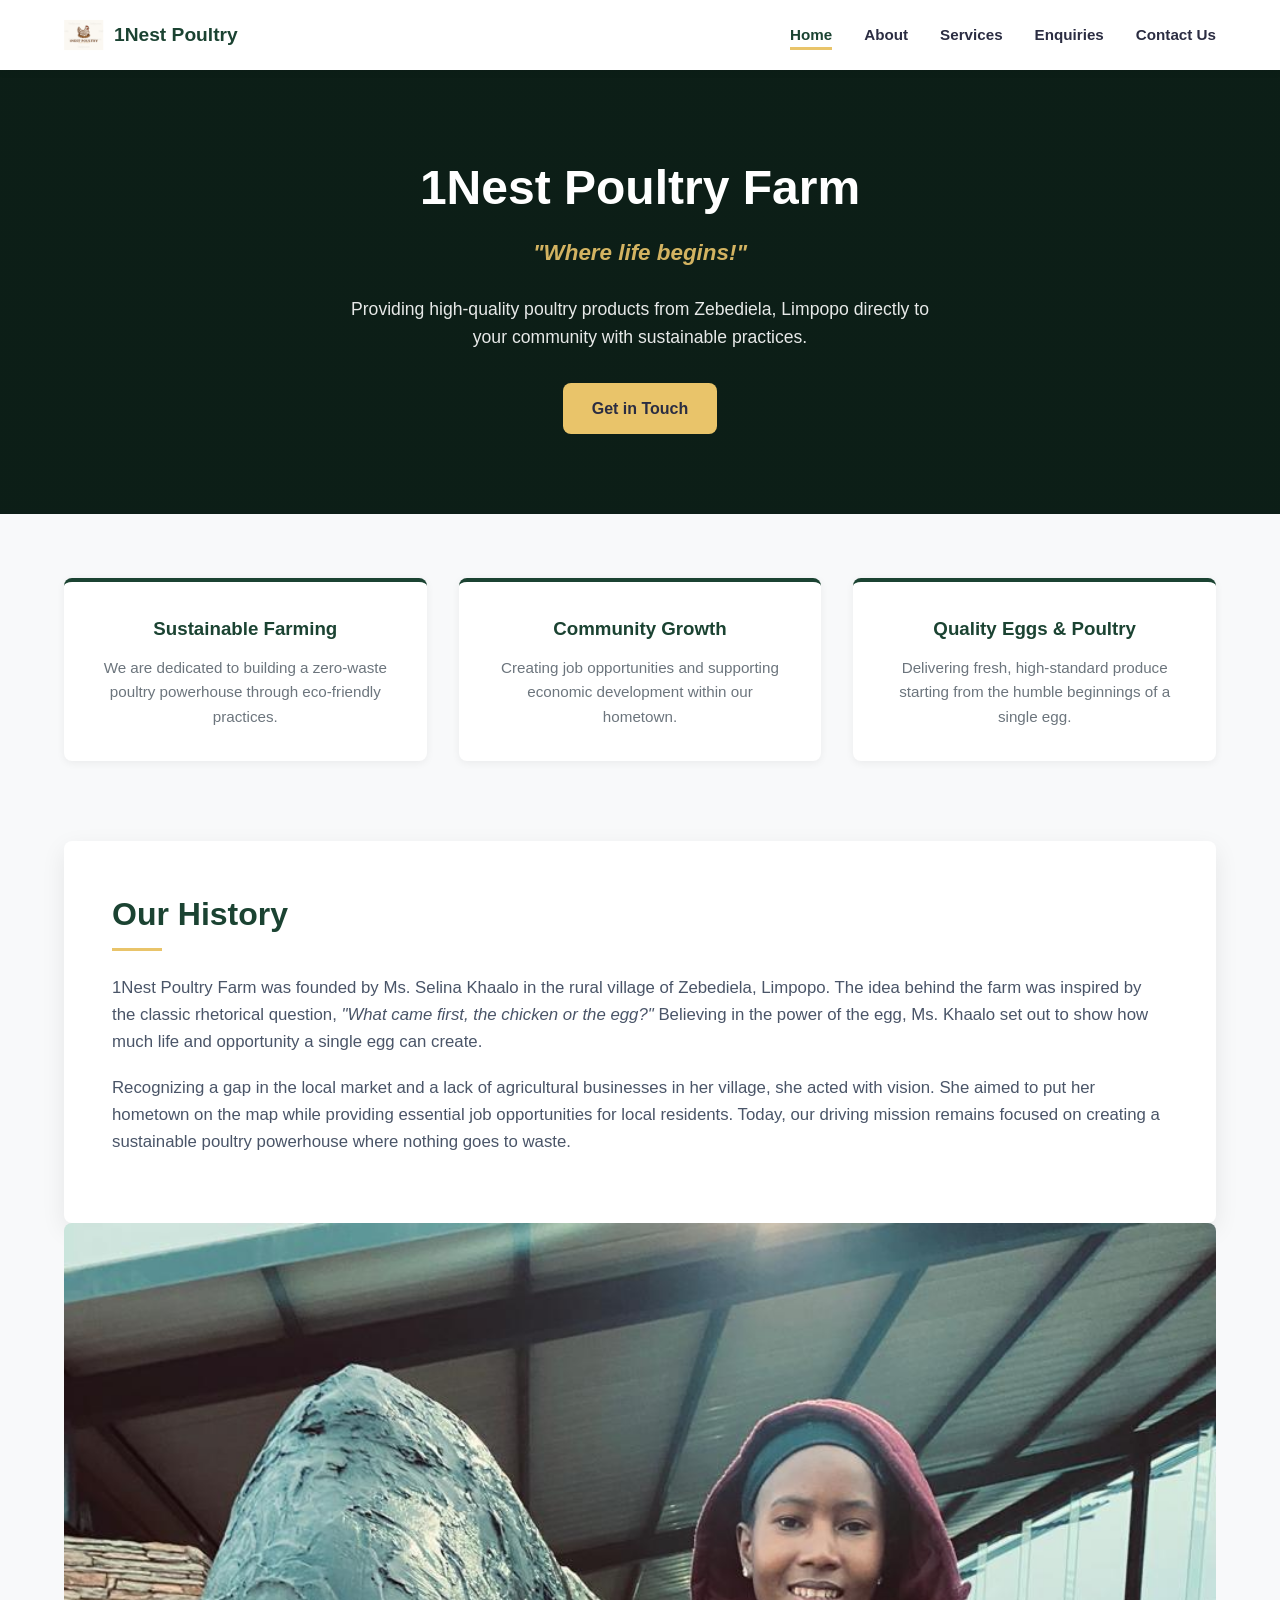
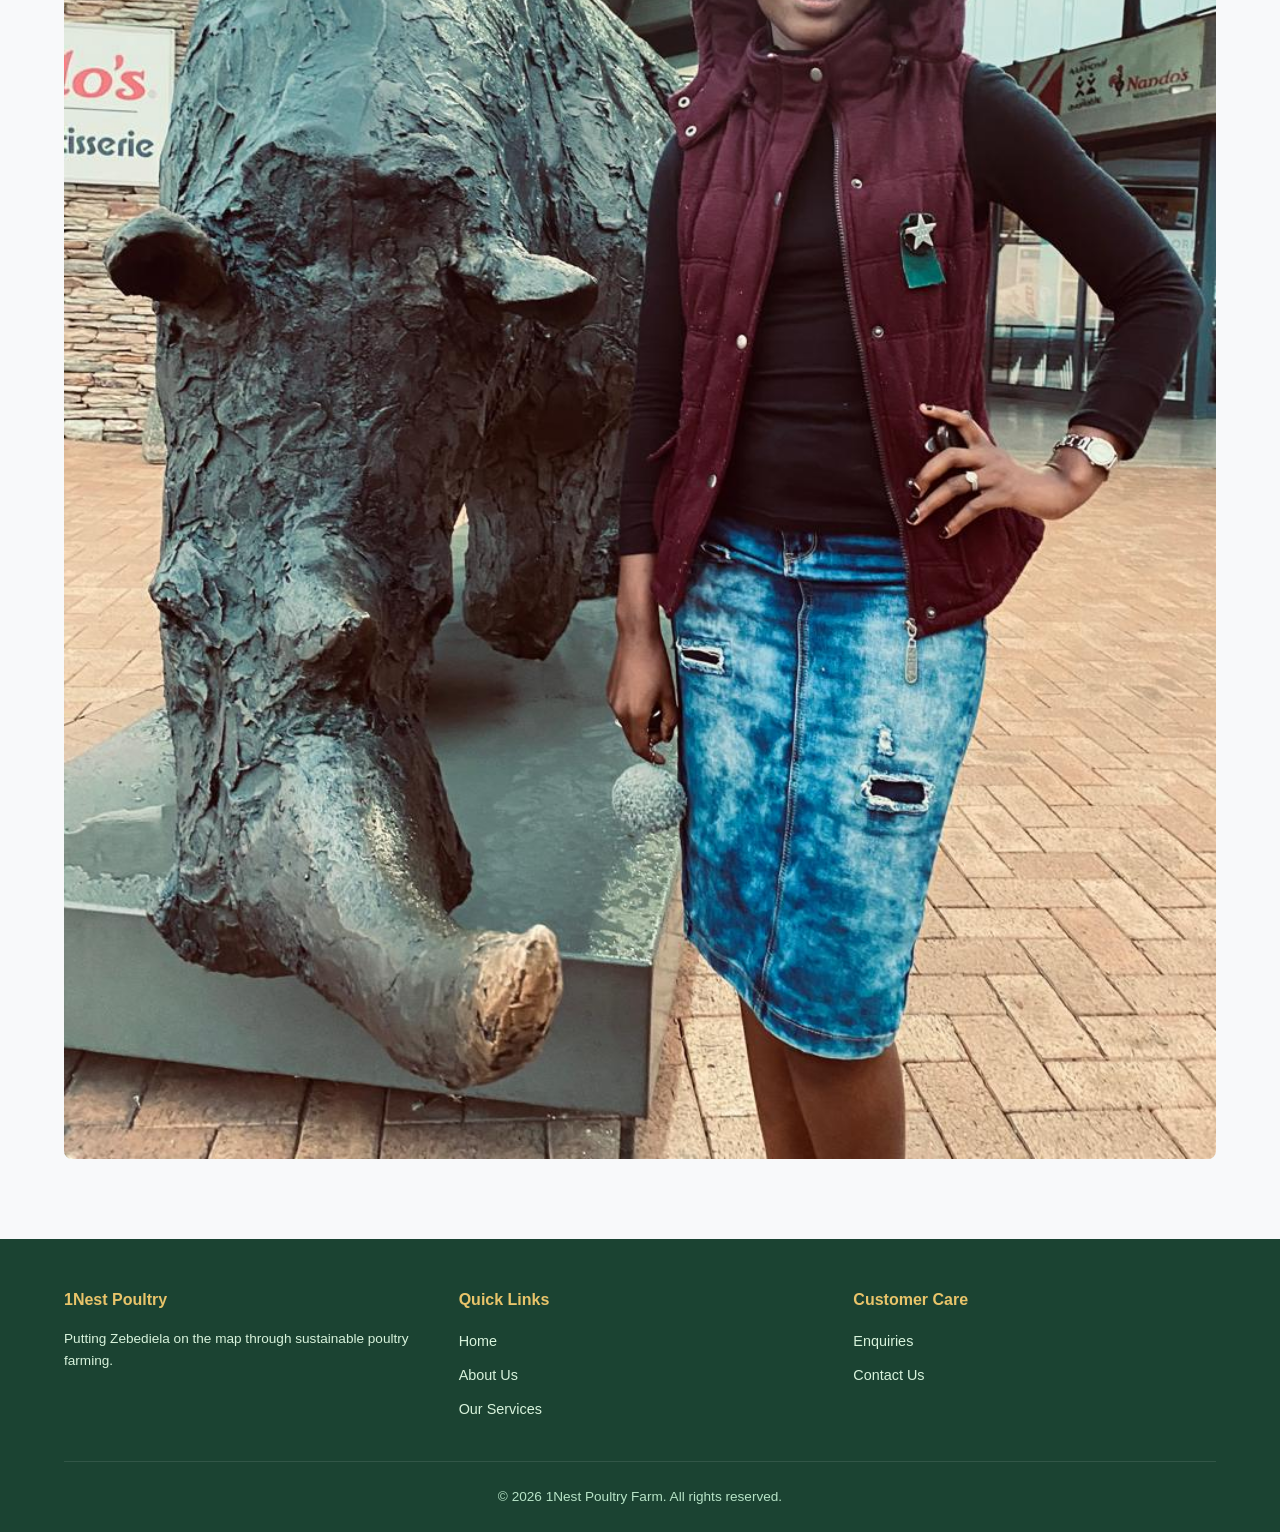
<file: 1nestpoultry/index.html>
<!DOCTYPE html>
<html lang="en">
<head>
    <meta charset="UTF-8">
    <meta name="viewport" content="width=device-width, initial-scale=1.0">
    <link rel="stylesheet" href="css_asserts/mycssstyle.css">
    <title>1Nest Poultry Farm | Where Life Begins</title>
    
</head>
<body>

    <header>
        <div class="container nav-container">
            <a href="index.html" class="logo">
                <img src="_images/Logo.png" alt="1Nest Poultry Logo">
                <span>1Nest Poultry</span>
            </a>
            
            <nav>
                <ul class="horizontal-menu">
                    <li><a href="index.html" class="active">Home</a></li>
                    <li><a href="about.html">About</a></li>
                    <li><a href="services.html">Services</a></li>
                    <li><a href="enquiries.html">Enquiries</a></li>
                    <li><a href="contact.html">Contact Us</a></li>
                </ul>
            </nav>
        </div>
    </header>

    <section class="hero">
        <div class="container">
            <h1>1Nest Poultry Farm</h1>
            <p class="tagline"><em>"Where life begins!"</em></p>
            <p>Providing high-quality poultry products from Zebediela, Limpopo directly to your community with sustainable practices.</p>
            <a href="enquiries.html" class="btn btn-primary">Get in Touch</a>
        </div>
    </section>

    <section class="highlights">
        <div class="container">
            <div class="grid-3">
                <div class="card">
                    <h3>Sustainable Farming</h3>
                    <p>We are dedicated to building a zero-waste poultry powerhouse through eco-friendly practices.</p>
                </div>
                <div class="card">
                    <h3>Community Growth</h3>
                    <p>Creating job opportunities and supporting economic development within our hometown.</p>
                </div>
                <div class="card">
                    <h3>Quality Eggs & Poultry</h3>
                    <p>Delivering fresh, high-standard produce starting from the humble beginnings of a single egg.</p>
                </div>
            </div>
        </div>
    </section>

    <section class="history-section">
        <div class="container">
            <div class="history-card">
                <h2>Our History</h2>
                <p>
                    1Nest Poultry Farm was founded by Ms. Selina Khaalo in the rural village of Zebediela, Limpopo. 
                    The idea behind the farm was inspired by the classic rhetorical question, <em>"What came first, the chicken or the egg?"</em> 
                    Believing in the power of the egg, Ms. Khaalo set out to show how much life and opportunity a single egg can create.
                </p>
                <p>
                    Recognizing a gap in the local market and a lack of agricultural businesses in her village, she acted with vision. 
                    She aimed to put her hometown on the map while providing essential job opportunities for local residents. 
                    Today, our driving mission remains focused on creating a sustainable poultry powerhouse where nothing goes to waste.
                </p>
            </div>
            <img class="history-img" src="_images/Founder.jpeg" alt="Ms Selina Khaalo, founder of 1Nest Poultry Farm">
        </div>
    </section>

    <footer>
        <div class="container">
            <div class="footer-grid">
                <div class="footer-col">
                    <h4>1Nest Poultry</h4>
                    <p style="font-size: 0.85rem; color: #d8f3dc;">Putting Zebediela on the map through sustainable poultry farming.</p>
                </div>
                <div class="footer-col">
                    <h4>Quick Links</h4>
                    <ul>
                        <li><a href="index.html">Home</a></li>
                        <li><a href="about.html">About Us</a></li>
                        <li><a href="services.html">Our Services</a></li>
                    </ul>
                </div>
                <div class="footer-col">
                    <h4>Customer Care</h4>
                    <ul>
                        <li><a href="enquiries.html">Enquiries</a></li>
                        <li><a href="contact.html">Contact Us</a></li>
                    </ul>
                </div>
            </div>
            <div class="copyright">
                <p>&copy; 2026 1Nest Poultry Farm. All rights reserved.</p>
            </div>
        </div>
    </footer>

</body>
</html>
</file>
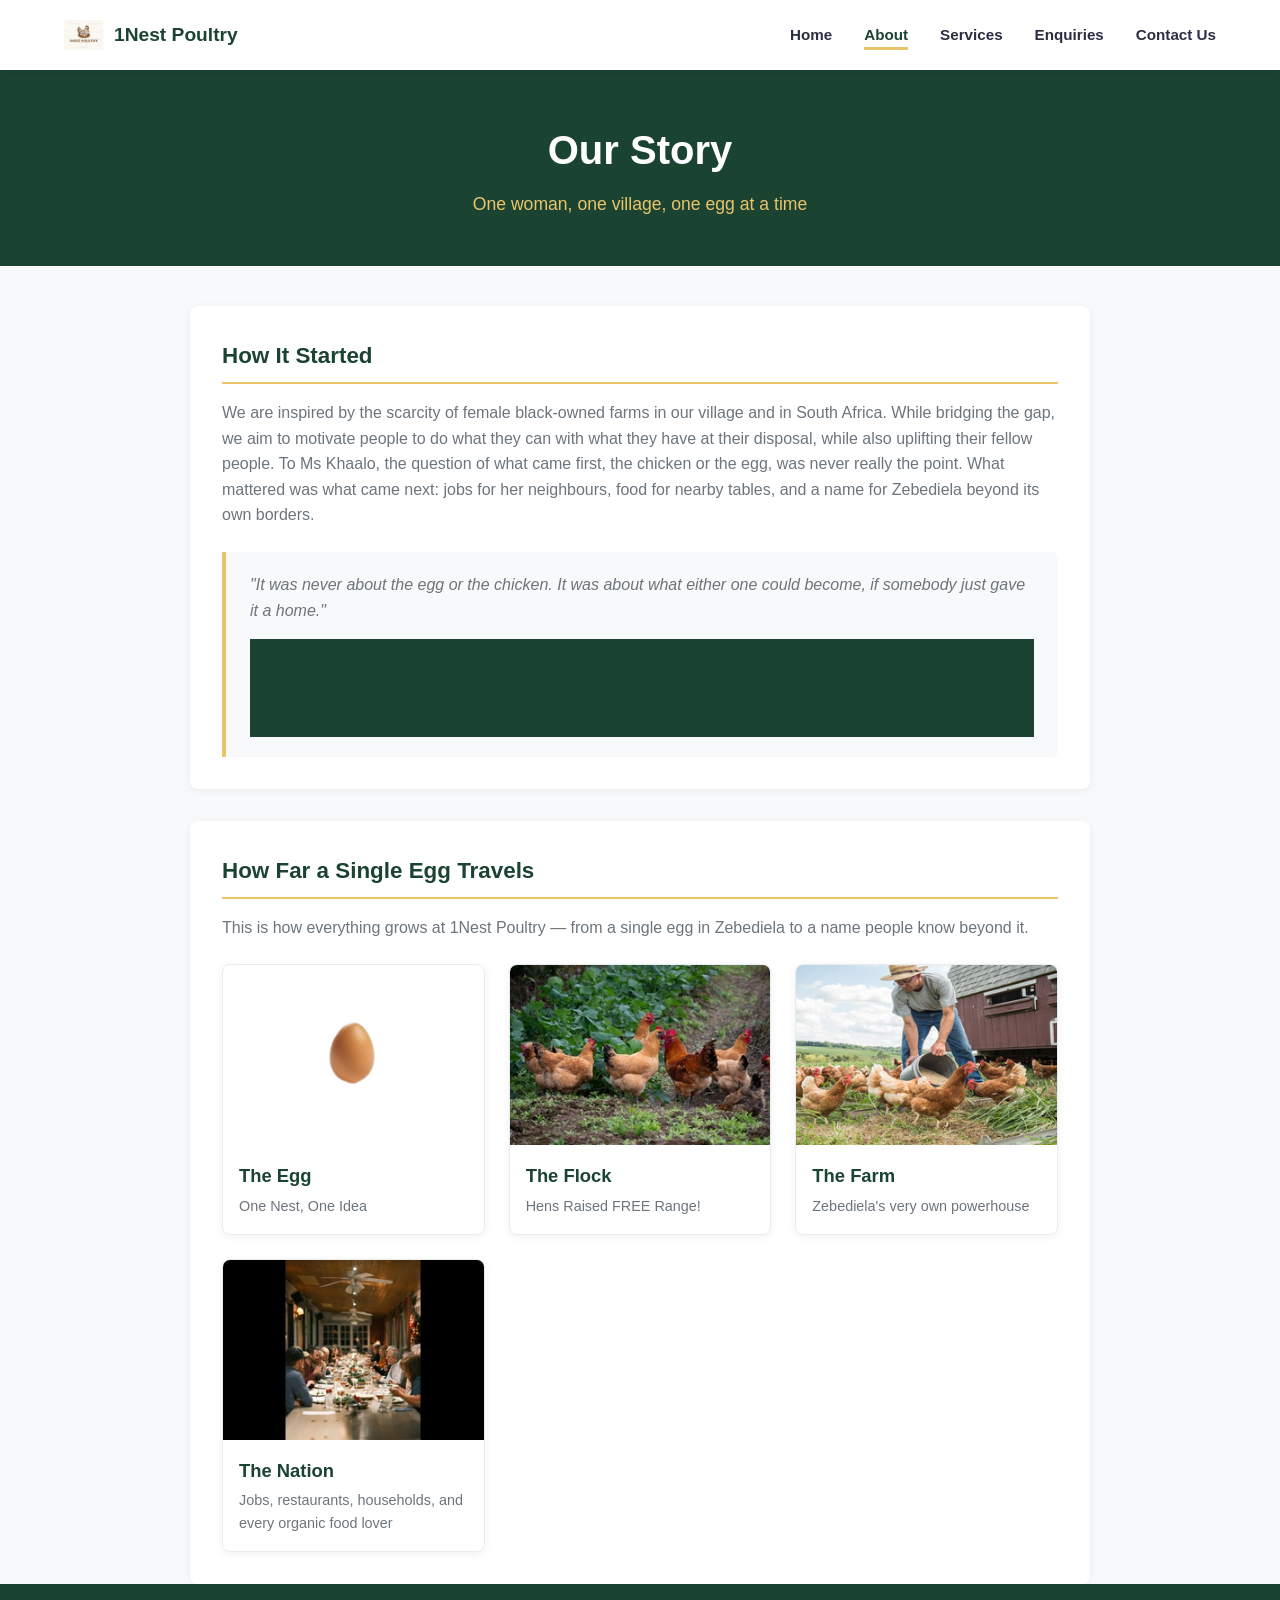
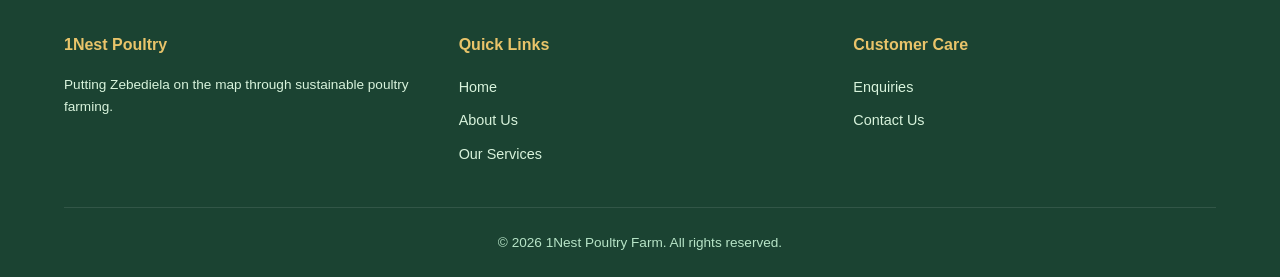
<file: 1nestpoultry/about.html>
<!DOCTYPE html>
<html lang="en">
<head>
    <meta charset="UTF-8">
    <meta name="viewport" content="width=device-width, initial-scale=1.0">
    <link rel="stylesheet" href="css_asserts/mycssstyle.css">
    <title>1Nest Poultry Farm | About</title>
   
</head>
<body>

    <header>
        <div class="container nav-container">
            <a href="index.html" class="logo">
                <img src="_images/Logo.png" alt="1Nest Poultry Logo">
                <span>1Nest Poultry</span>
            </a>

            <nav>
                <ul class="horizontal-menu">
                    <li><a href="index.html">Home</a></li>
                    <li><a href="about.html" class="active">About</a></li>
                    <li><a href="services.html">Services</a></li>
                    <li><a href="enquiries.html">Enquiries</a></li>
                    <li><a href="contact.html">Contact Us</a></li>
                </ul>
            </nav>
        </div>
    </header>

    <div class="page-header">
        <div class="container">
            <h1>Our Story</h1>
            <p>One woman, one village, one egg at a time</p>
        </div>
    </div>

    <main class="container">
        <div class="content-stack">

            <section class="card-box story">
                <h2>How It Started</h2>
                <p>We are inspired by the scarcity of female black-owned farms in our village and in South Africa. While bridging the gap, we aim to motivate people to do what they can with what they have at their disposal, while also uplifting their fellow people. To Ms Khaalo, the question of what came first, the chicken or the egg, was never really the point. What mattered was what came next: jobs for her neighbours, food for nearby tables, and a name for Zebediela beyond its own borders.</p>

                <blockquote class="quote-box">
                    <p>"It was never about the egg or the chicken. It was about what either one could become, if somebody just gave it a home."</p>
                    <footer>&mdash; Ms Selina Khaalo, Founder</footer>
                </blockquote>
            </section>

            <section class="card-box journey">
                <h2>How Far a Single Egg Travels</h2>
                <p class="journey-intro">This is how everything grows at 1Nest Poultry &mdash; from a single egg in Zebediela to a name people know beyond it.</p>

                <div class="journey-grid">
                    <div class="journey-card">
                        <img src="_images/The_egg.png" alt="The egg image">
                        <div class="journey-card-content">
                            <h3>The Egg</h3>
                            <p>One Nest, One Idea</p>
                        </div>
                    </div>

                       <div class="journey-card">
                        <img src="_images/flock.jpg" alt="The flock ">
                        <div class="journey-card-content">
                            <h3>The Flock</h3>
                            <p>Hens Raised FREE Range!</p>
                        </div>
                    </div>


                       <div class="journey-card">
                        <img src="_images/Farm.jpg" alt="The Farm">
                        <div class="journey-card-content">
                            <h3>The Farm</h3>
                            <p>Zebediela's very own powerhouse</p>
                        </div>
                    </div>


                    <div class="journey-card">
                        <img src="_images/Nation.jpg" alt="The Nation">
                        <div class="journey-card-content">
                            <h3>The Nation</h3>
                            <p>Jobs, restaurants, households, and every organic food lover</p>
                        </div>
                    </div>


                </div>
            </section>

        </div>
    </main>

    <footer>
        <div class="container">
            <div class="footer-grid">
                <div class="footer-col">
                    <h4>1Nest Poultry</h4>
                    <p style="font-size: 0.85rem; color: #d8f3dc;">Putting Zebediela on the map through sustainable poultry farming.</p>
                </div>
                <div class="footer-col">
                    <h4>Quick Links</h4>
                    <ul>
                        <li><a href="index.html">Home</a></li>
                        <li><a href="about.html">About Us</a></li>
                        <li><a href="services.html">Our Services</a></li>
                    </ul>
                </div>
                <div class="footer-col">
                    <h4>Customer Care</h4>
                    <ul>
                        <li><a href="enquiries.html">Enquiries</a></li>
                        <li><a href="contact.html">Contact Us</a></li>
                    </ul>
                </div>
            </div>
            <div class="copyright">
                <p>&copy; 2026 1Nest Poultry Farm. All rights reserved.</p>
            </div>
        </div>
    </footer>

</body>
</html>
</file>
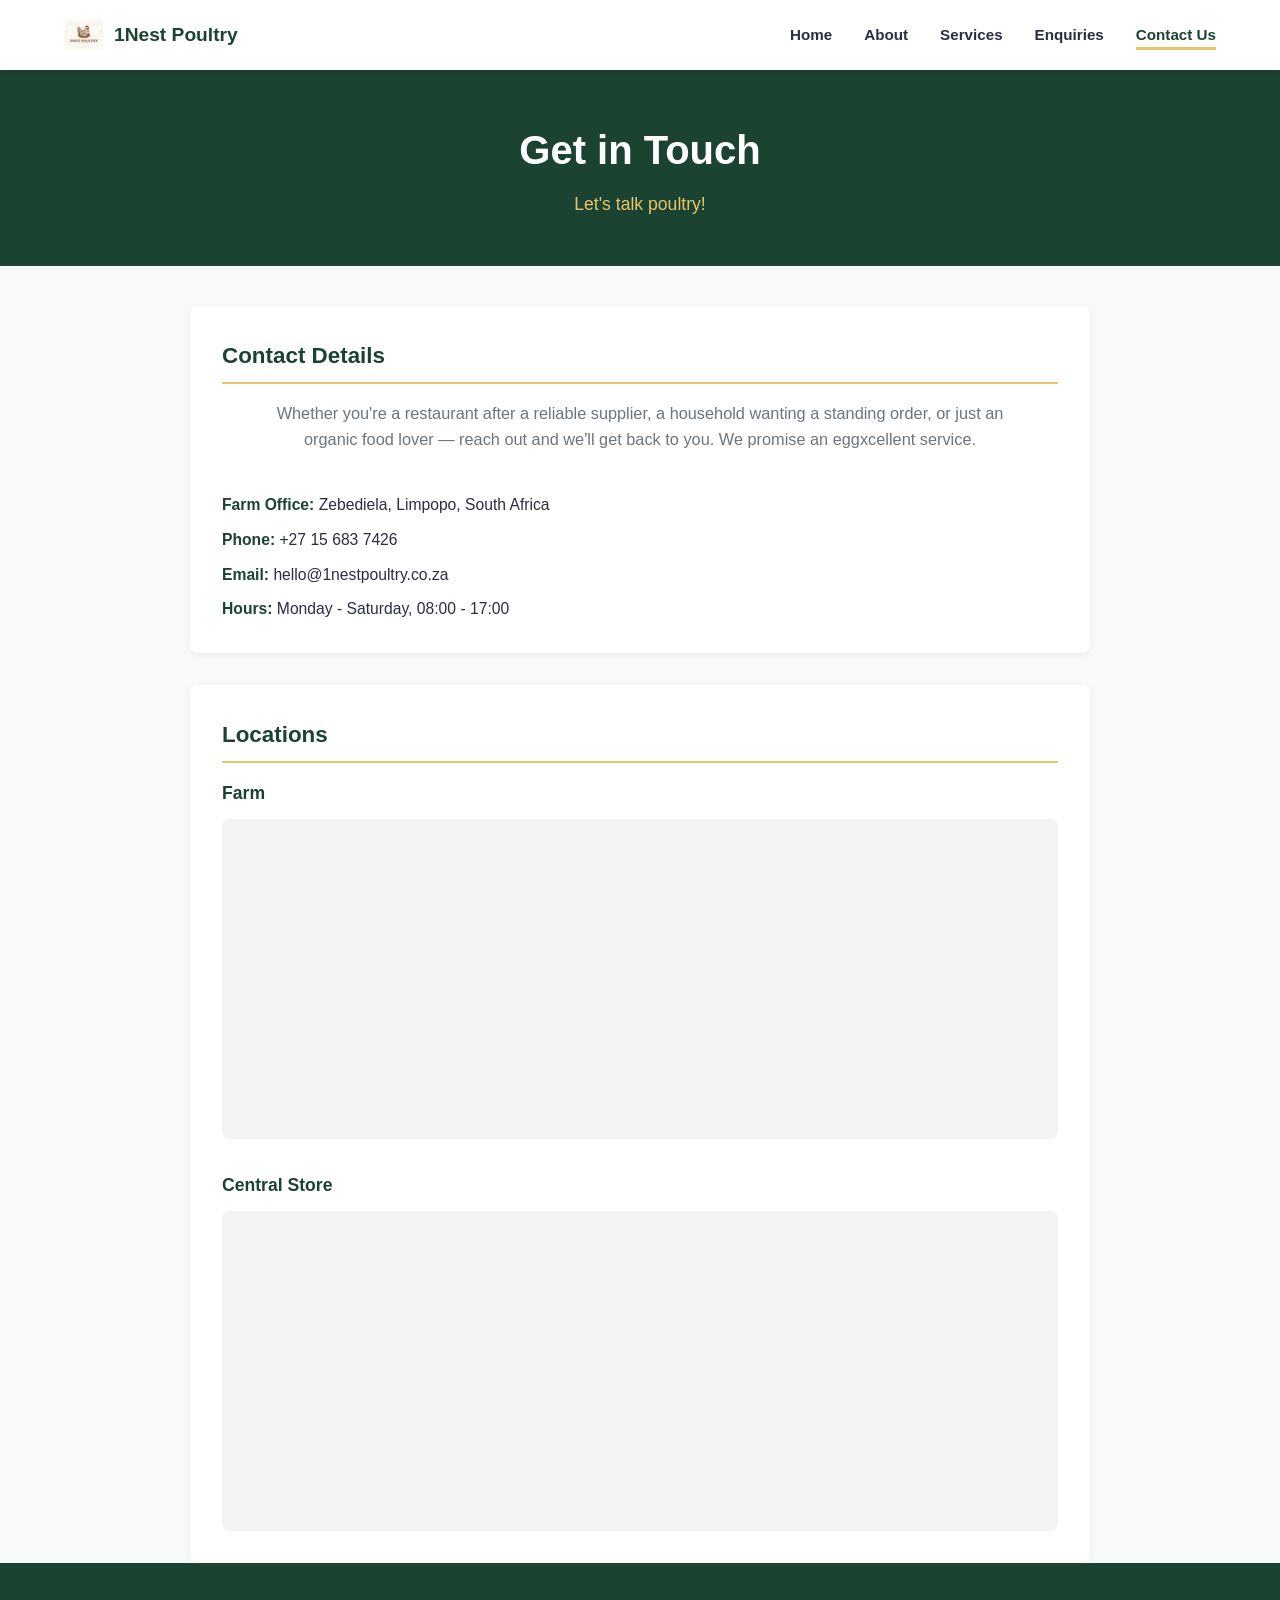
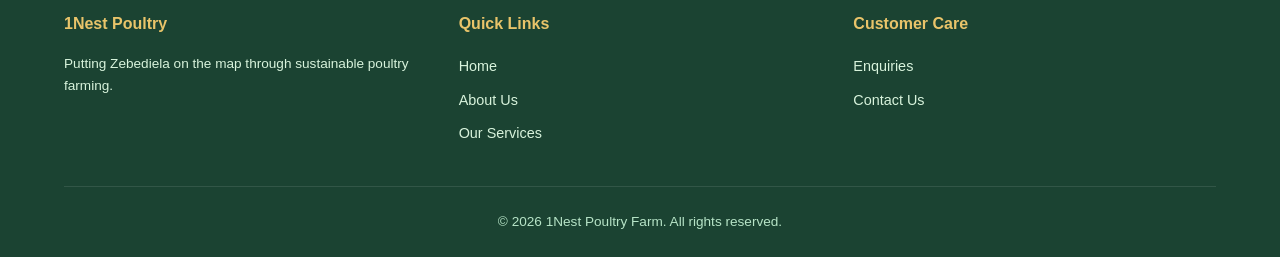
<file: 1nestpoultry/contact.html>
<!DOCTYPE html>
<html lang="en">
<head>
    <meta charset="UTF-8">
    <meta name="viewport" content="width=device-width, initial-scale=1.0">
    <link rel="stylesheet" href="css_asserts/mycssstyle.css">
    <title>1Nest Poultry Farm | Contact</title>
  
</head>
<body>

    <header>
        <div class="container nav-container">
            <a href="index.html" class="logo">
                <img src="_images/Logo.png" alt="1Nest Poultry Logo">
                <span>1Nest Poultry</span>
            </a>

            <nav>
                <ul class="horizontal-menu">
                    <li><a href="index.html">Home</a></li>
                    <li><a href="about.html">About</a></li>
                    <li><a href="services.html">Services</a></li>
                    <li><a href="enquiries.html">Enquiries</a></li>
                    <li><a href="contact.html" class="active">Contact Us</a></li>
                </ul>
            </nav>
        </div>
    </header>

    <div class="page-header">
        <div class="container">
            <h1>Get in Touch</h1>
            <p>Let's talk poultry!</p>
        </div>
    </div>

    <main class="container">
        <div class="content-stack">

            <div class="card-box">
                <h2>Contact Details</h2>
                <p class="intro-text">Whether you're a restaurant after a reliable supplier, a household wanting a standing order, or just an organic food lover — reach out and we'll get back to you. We promise an eggxcellent service.</p>

                <ul class="details-list">
                    <li><b>Farm Office:</b> Zebediela, Limpopo, South Africa</li>
                    <li><b>Phone:</b> +27 15 683 7426</li>
                    <li><b>Email:</b> hello@1nestpoultry.co.za</li>
                    <li><b>Hours:</b> Monday - Saturday, 08:00 - 17:00</li>
                </ul>
            </div>

            <div class="card-box">
                <h2>Locations</h2>

                <div class="location-block">
                    <h3>Farm</h3>
                    <div class="iframe-wrapper">
                        <iframe
                            src="https://www.google.com/maps/embed?pb=!1m21!1m12!1m3!1d15619.393376875845!2d29.348052708285902!3d-24.49730310068728!2m3!1f0!2f0!3f0!3m2!1i1024!2i768!4f13.1!4m6!3e6!4m0!4m3!3m2!1d-24.488398897985206!2d29.351786343150067!5e1!3m2!1sen!2sza!4v1786738827791!5m2!1sen!2sza"
                            loading="lazy"
                            allowfullscreen
                            referrerpolicy="strict-origin-when-cross-origin"
                            title="1Nest Poultry Farm Location">
                        </iframe>
                    </div>
                </div>

                <div class="location-block">
                    <h3>Central Store</h3>
                    <div class="iframe-wrapper">
                        <iframe
                            src="https://www.google.com/maps/embed?pb=!1m18!1m12!1m3!1d7818.265662379032!2d29.319995875649386!3d-24.358971978260033!2m3!1f0!2f0!3f0!3m2!1i1024!2i768!4f13.1!3m3!1m2!1s0x1ec0db31ee3163ed%3A0xa2a4802cd501481!2sZebediela%20Plaza!5e1!3m2!1sen!2sza!4v1786739012918!5m2!1sen!2sza"
                            loading="lazy"
                            allowfullscreen
                            referrerpolicy="strict-origin-when-cross-origin"
                            title="1Nest Poultry Central Store Location">
                        </iframe>
                    </div>
                </div>
            </div>

        </div>
    </main>

    <footer>
        <div class="container">
            <div class="footer-grid">
                <div class="footer-col">
                    <h4>1Nest Poultry</h4>
                    <p style="font-size: 0.85rem; color: #d8f3dc;">Putting Zebediela on the map through sustainable poultry farming.</p>
                </div>
                <div class="footer-col">
                    <h4>Quick Links</h4>
                    <ul>
                        <li><a href="index.html">Home</a></li>
                        <li><a href="about.html">About Us</a></li>
                        <li><a href="services.html">Our Services</a></li>
                    </ul>
                </div>
                <div class="footer-col">
                    <h4>Customer Care</h4>
                    <ul>
                        <li><a href="enquiries.html">Enquiries</a></li>
                        <li><a href="contact.html">Contact Us</a></li>
                    </ul>
                </div>
            </div>
            <div class="copyright">
                <p>&copy; 2026 1Nest Poultry Farm. All rights reserved.</p>
            </div>
        </div>
    </footer>
</body>
</html>
</file>
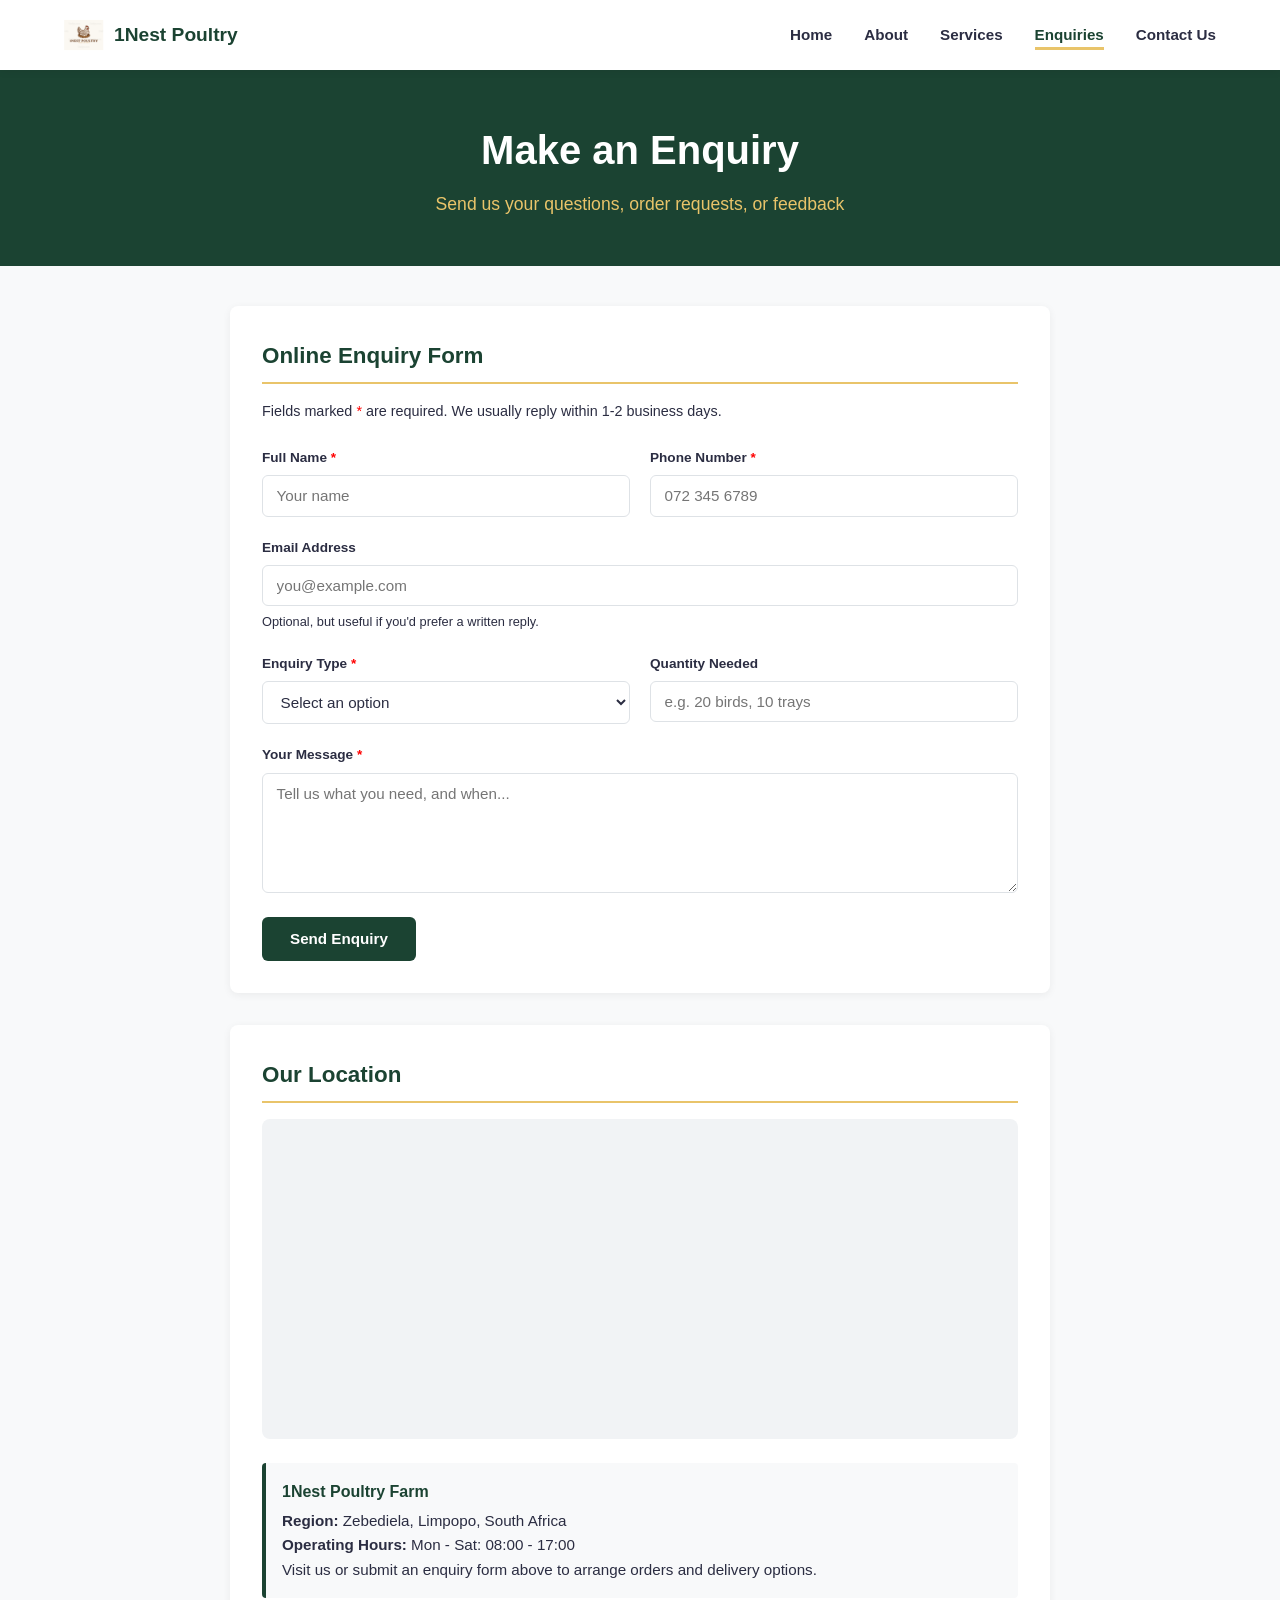
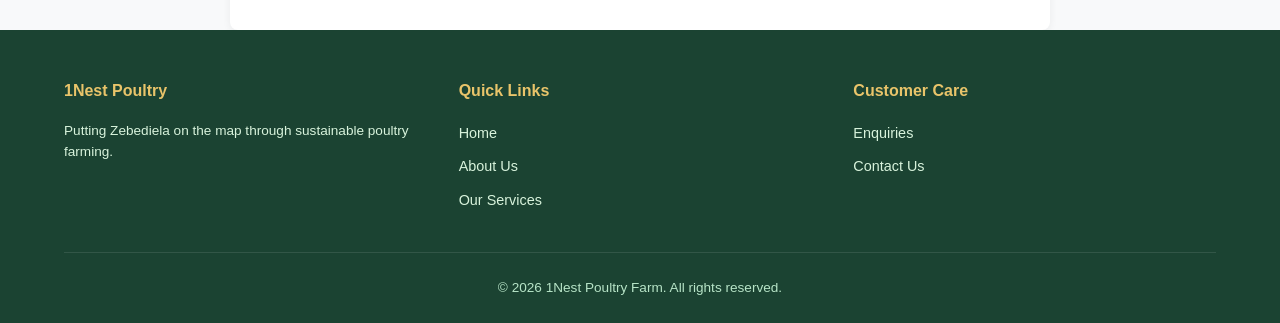
<file: 1nestpoultry/enquiries.html>
<!DOCTYPE html>
<html lang="en">
<head>
    <meta charset="UTF-8">
    <meta name="viewport" content="width=device-width, initial-scale=1.0">
    <link rel="stylesheet" href="css_asserts/mycssstyle.css">
    <title>1Nest Poultry Farm | Enquiries</title>
    
</head>
<body>
 
    <header>
        <div class="container nav-container">
            <a href="index.html" class="logo">
                <img src="_images/Logo.png" alt="1Nest Poultry Logo">
                <span>1Nest Poultry</span>
            </a>
 
            <nav>
                <ul class="horizontal-menu">
                    <li><a href="index.html">Home</a></li>
                    <li><a href="about.html">About</a></li>
                    <li><a href="services.html">Services</a></li>
                    <li><a href="enquiries.html" class="active">Enquiries</a></li>
                    <li><a href="contact.html">Contact Us</a></li>
                </ul>
            </nav>
        </div>
    </header>
 
    <div class="page-header">
        <div class="container">
            <h1>Make an Enquiry</h1>
            <p>Send us your questions, order requests, or feedback</p>
        </div>
    </div>
 
    <main class="container">
        <div class="enquiries-stack">
 
            <!-- Native Enquiry Form -->
            <div class="card-box">
                <h2>Online Enquiry Form</h2>
                <p class="card-subtext">Fields marked <span class="required-mark">*</span> are required. We usually reply within 1-2 business days.</p>
 
                <form class="enquiry-form" id="enquiryForm">
                    <div class="form-row">
                        <div class="form-field">
                            <label for="fullName">Full Name <span class="required-mark">*</span></label>
                            <input type="text" id="fullName" name="fullName" placeholder="Your name" required>
                        </div>
                        <div class="form-field">
                            <label for="phone">Phone Number <span class="required-mark">*</span></label>
                            <input type="tel" id="phone" name="phone" placeholder="072 345 6789" required>
                        </div>
                    </div>
 
                    <div class="form-field">
                        <label for="email">Email Address</label>
                        <input type="email" id="email" name="email" placeholder="you@example.com">
                        <span class="form-hint">Optional, but useful if you'd prefer a written reply.</span>
                    </div>
 
                    <div class="form-row">
                        <div class="form-field">
                            <label for="enquiryType">Enquiry Type <span class="required-mark">*</span></label>
                            <select id="enquiryType" name="enquiryType" required>
                                <option value="" disabled selected>Select an option</option>
                                <option value="Order - Live Birds">Order - Live Birds</option>
                                <option value="Order - Eggs">Order - Eggs</option>
                                <option value="Bulk / Wholesale Order">Bulk / Wholesale Order</option>
                                <option value="Delivery Question">Delivery Question</option>
                                <option value="General Question">General Question</option>
                                <option value="Other">Other</option>
                            </select>
                        </div>
                        <div class="form-field">
                            <label for="quantity">Quantity Needed</label>
                            <input type="text" id="quantity" name="quantity" placeholder="e.g. 20 birds, 10 trays">
                        </div>
                    </div>
 
                    <div class="form-field">
                        <label for="message">Your Message <span class="required-mark">*</span></label>
                        <textarea id="message" name="message" placeholder="Tell us what you need, and when..." required></textarea>
                    </div>
 
                    <button type="submit" class="submit-btn">Send Enquiry</button>
                    <div class="form-status" id="formStatus">Thank you — your enquiry has been sent. We'll be in touch shortly.</div>
                </form>
            </div>
 
            <!-- Google Map Section -->
            <div class="card-box">
                <h2>Our Location</h2>
                <div class="iframe-wrapper">
                    <iframe
                        src="https://www.google.com/maps/embed?pb=!1m18!1m12!1m3!1d116348.83548983273!2d29.20815758066559!3d-24.238634177579178!2m3!1f0!0!0!3f0!3m2!1i1024!2i768!4f13.1!3m3!1m2!1s0x1ec6f642be4eb5eb%3A0x6b10fa7406cf6b1c!2sZebediela!5e0!3m2!1sen!2sza!4v1710000000000!5m2!1sen!2sza"
                        height="380"
                        allowfullscreen=""
                        loading="lazy"
                        referrerpolicy="no-referrer-when-downgrade"
                        title="Zebediela Limpopo Map">
                    </iframe>
                </div>
 
                <div class="location-info">
                    <h4>1Nest Poultry Farm</h4>
                    <p><strong>Region:</strong> Zebediela, Limpopo, South Africa</p>
                    <p><strong>Operating Hours:</strong> Mon - Sat: 08:00 - 17:00</p>
                    <p>Visit us or submit an enquiry form above to arrange orders and delivery options.</p>
                </div>
            </div>
 
        </div>
    </main>
 
    <footer>
        <div class="container">
            <div class="footer-grid">
                <div class="footer-col">
                    <h4>1Nest Poultry</h4>
                    <p style="font-size: 0.85rem; color: #d8f3dc;">Putting Zebediela on the map through sustainable poultry farming.</p>
                </div>
                <div class="footer-col">
                    <h4>Quick Links</h4>
                    <ul>
                        <li><a href="index.html">Home</a></li>
                        <li><a href="about.html">About Us</a></li>
                        <li><a href="services.html">Our Services</a></li>
                    </ul>
                </div>
                <div class="footer-col">
                    <h4>Customer Care</h4>
                    <ul>
                        <li><a href="enquiries.html">Enquiries</a></li>
                        <li><a href="contact.html">Contact Us</a></li>
                    </ul>
                </div>
            </div>
            <div class="copyright">
                <p>&copy; 2026 1Nest Poultry Farm. All rights reserved.</p>
            </div>
        </div>
    </footer>
 
    <script>
        const enquiryForm = document.getElementById('enquiryForm');
        const formStatus = document.getElementById('formStatus');
 
        enquiryForm.addEventListener('submit', function (e) {
            e.preventDefault();
           
            formStatus.classList.add('success');
            enquiryForm.reset();
        });
    </script>
 
</body>
</html>
</file>
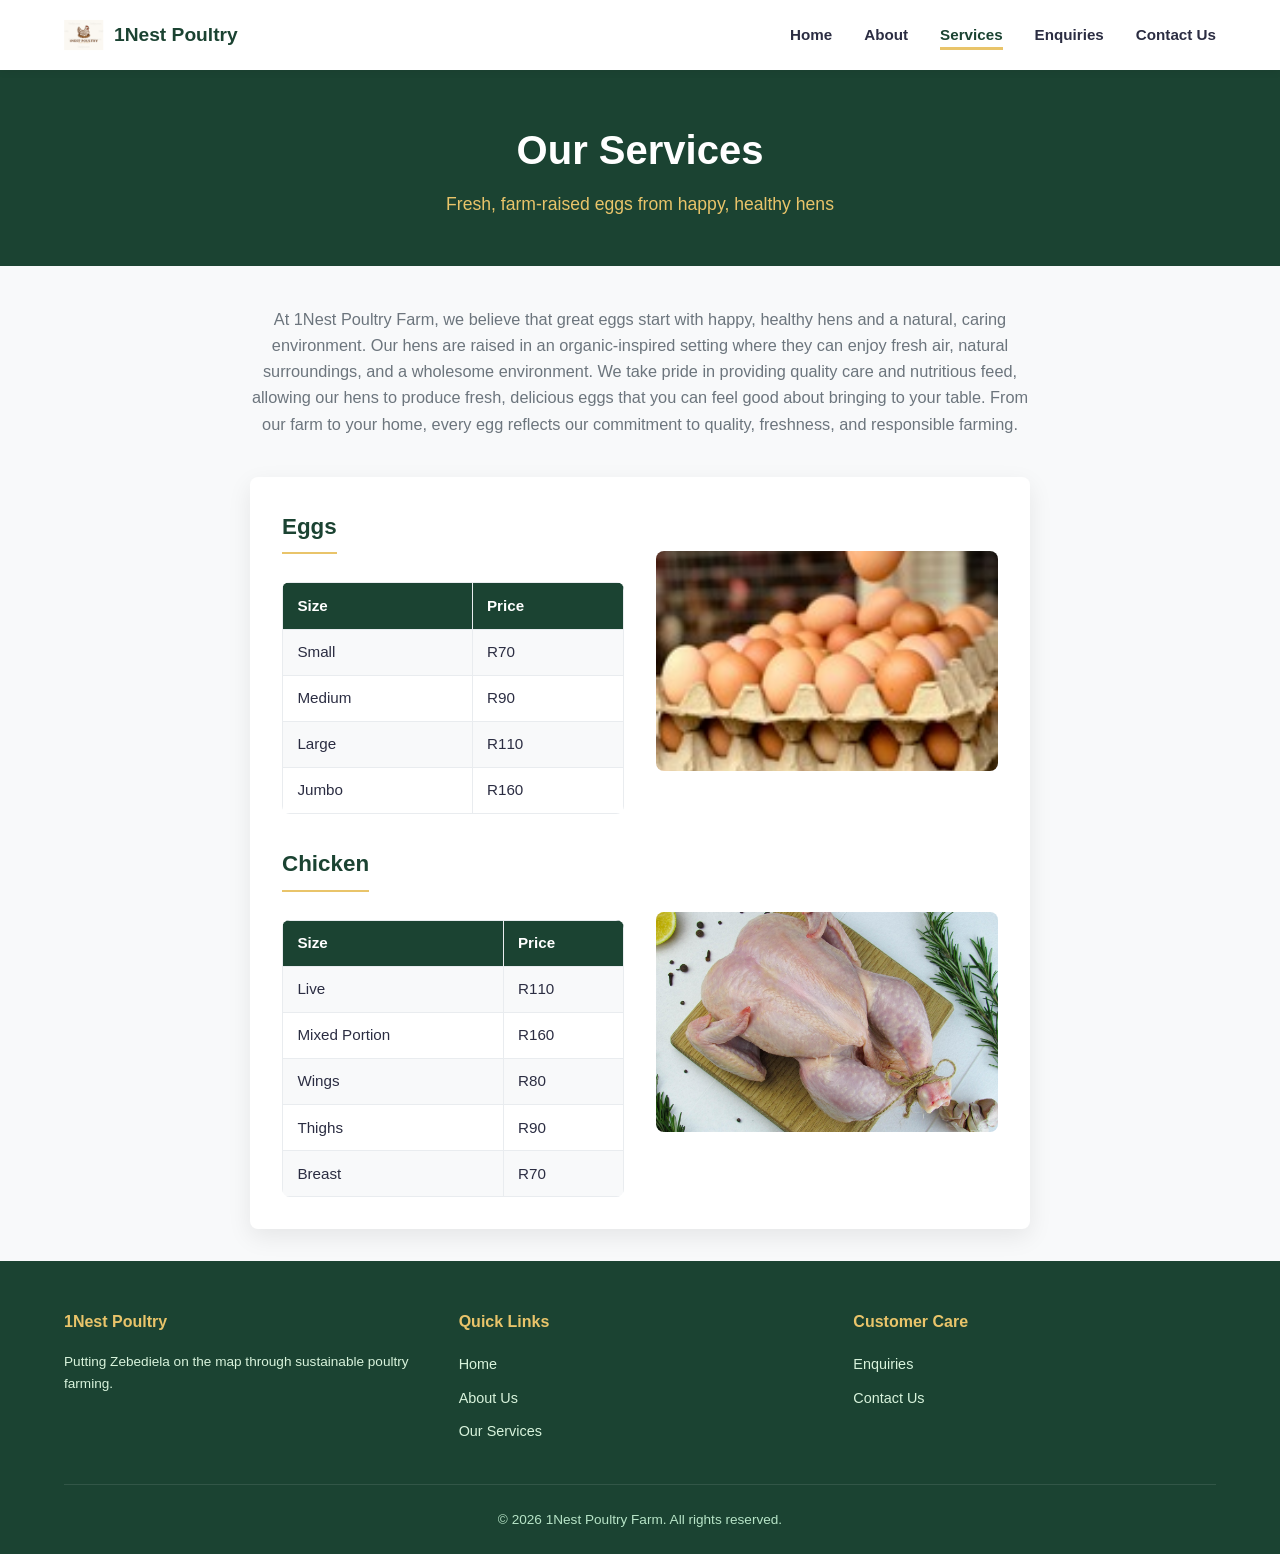
<file: 1nestpoultry/services.html>
<!DOCTYPE html>
<html lang="en">
<head>
    <meta charset="UTF-8">
    <meta name="viewport" content="width=device-width, initial-scale=1.0">
    <title>1Nest Poultry Farm | Services</title>
    <link rel="stylesheet" href="css_asserts/mycssstyle.css">
</head>
<body>

    <header>
        <div class="container nav-container">
            <a href="index.html" class="logo">
                <img src="_images/Logo.png" alt="1Nest Poultry Logo">
                <span>1Nest Poultry</span>
            </a>

            <nav>
                <ul class="horizontal-menu">
                    <li><a href="index.html">Home</a></li>
                    <li><a href="about.html">About</a></li>
                    <li><a href="services.html" class="active">Services</a></li>
                    <li><a href="enquiries.html">Enquiries</a></li>
                    <li><a href="contact.html">Contact Us</a></li>
                </ul>
            </nav>
        </div>
    </header>

    <div class="page-header">
        <div class="container">
            <h1>Our Services</h1>
            <p>Fresh, farm-raised eggs from happy, healthy hens</p>
        </div>
    </div>

    <main class="container">
        <p class="intro-text">At 1Nest Poultry Farm, we believe that great eggs start with happy, healthy hens and a natural, caring environment. Our hens are raised in an organic-inspired setting where they can enjoy fresh air, natural surroundings, and a wholesome environment. We take pride in providing quality care and nutritious feed, allowing our hens to produce fresh, delicious eggs that you can feel good about bringing to your table. From our farm to your home, every egg reflects our commitment to quality, freshness, and responsible farming.</p>

        <div class="service-card">
            <div class="service-text">
                <h3>Eggs</h3>
                <table class="price-table">
                    <tr>
                        <th>Size</th>
                        <th>Price</th>
                    </tr>
                    <tr>
                        <td>Small</td>
                        <td>R70</td>
                    </tr>
                    <tr>
                        <td>Medium</td>
                        <td>R90</td>
                    </tr>
                    <tr>
                        <td>Large</td>
                        <td>R110</td>
                    </tr>
                    <tr>
                        <td>Jumbo</td>
                        <td>R160</td>
                    </tr>
                </table>
            </div>
            <img src="_images/Tray of eggs.jpg" alt="Tray of eggs">

             <!--<div class="service-card">-->
            <div class="service-text">
                <h3>Chicken</h3>
                <table class="price-table">
                    <tr>
                        <th>Size</th>
                        <th>Price</th>
                    </tr>
                    <tr>
                        <td>Live</td>
                        <td>R110</td>
                    </tr>
                    <tr>
                        <td>Mixed Portion</td>
                        <td>R160</td>
                    </tr>
                    <tr>
                        <td>Wings</td>
                        <td>R80</td>
                    </tr>
                    <tr>
                        <td>Thighs</td>
                        <td>R90</td>
                    </tr>
                    <tr>
                        <td>Breast</td>
                        <td>R70</td>
                    </tr>
                </table>
            </div>
            <img src="_images/Chicken.jpg" alt="Chicken">
        </div>
    </main>

    <footer>
        <div class="container">
            <div class="footer-grid">
                <div class="footer-col">
                    <h4>1Nest Poultry</h4>
                    <p style="font-size: 0.85rem; color: #d8f3dc;">Putting Zebediela on the map through sustainable poultry farming.</p>
                </div>
                <div class="footer-col">
                    <h4>Quick Links</h4>
                    <ul>
                        <li><a href="index.html">Home</a></li>
                        <li><a href="about.html">About Us</a></li>
                        <li><a href="services.html">Our Services</a></li>
                    </ul>
                </div>
                <div class="footer-col">
                    <h4>Customer Care</h4>
                    <ul>
                        <li><a href="enquiries.html">Enquiries</a></li>
                        <li><a href="contact.html">Contact Us</a></li>
                    </ul>
                </div>
            </div>
            <div class="copyright">
                <p>&copy; 2026 1Nest Poultry Farm. All rights reserved.</p>
            </div>
        </div>
    </footer>

</body>
</html>
</file>
<file: 1nestpoultry/css_asserts/mycssstyle.css>
/* 
   Reset & Base
   */
* {
    box-sizing: border-box;
    margin: 0;
    padding: 0;
}

body {
    font-family: 'Open Sans', sans-serif;
    line-height: 1.6;
    color: #2b2d42;
    background-color: #f8f9fa;
    display: flex;
    flex-direction: column;
    min-height: 100vh;
}

h1, h2, h3, h4 {
    font-family: 'Montserrat', sans-serif;
    color: #2b2d42;
}

a {
    text-decoration: none;
    color: inherit;
    transition: all 0.2s ease;
}

.container {
    max-width: 1200px;
    margin: 0 auto;
    padding: 0 1.5rem;
    width: 100%;
}

/* 
   Buttons
*/
.btn {
    display: inline-block;
    padding: 0.8rem 1.8rem;
    border-radius: 8px;
    font-weight: 600;
    cursor: pointer;
    border: none;
}

.btn-primary {
    background-color: #e9c46a;
    color: #2b2d42;
}

.btn-primary:hover {
    background-color: #d4a351;
    transform: translateY(-2px);
}

/* 
   Navigation Bar
    */
header {
    background-color: #ffffff;
    box-shadow: 0 2px 8px rgba(0,0,0,0.06);
    position: sticky;
    top: 0;
    z-index: 1000;
}

.nav-container {
    display: flex;
    justify-content: space-between;
    align-items: center;
    height: 70px;
}

.logo {
    display: flex;
    align-items: center;
    gap: 10px;
    font-weight: 700;
    font-size: 1.2rem;
    color: #1b4332;
}

.logo img {
    height: 40px;
    width: auto;
    display: block;
}

.horizontal-menu {
    display: flex;
    list-style: none;
    gap: 2rem;
    align-items: center;
}

.horizontal-menu a {
    font-weight: 600;
    font-size: 0.95rem;
    color: #2b2d42;
    padding: 0.25rem 0;
    position: relative;
}

.horizontal-menu a:hover {
    color: #1b4332;
}

.horizontal-menu a.active {
    color: #1b4332;
    font-weight: 700;
    border-bottom: 3px solid #e9c46a;
}

.horizontal-menu .nav-cta {
    background-color: #1b4332;
    color: white;
    padding: 0.5rem 1.2rem;
    border-radius: 20px;
}

.horizontal-menu .nav-cta:hover {
    background-color: #2d6a4f;
    color: #ffffff;
}

/* 
   Page Header (About / Services / Enquiries / Contact)
 */
.page-header {
    background-color: #1b4332;
    color: white;
    padding: 3rem 0;
    text-align: center;
    margin-bottom: 2.5rem;
}

.page-header h1 {
    color: white;
    font-size: 2.5rem;
    margin-bottom: 0.5rem;
}

.page-header p {
    color: #e9c46a;
    font-size: 1.1rem;
}

/* 
   Main Content (shared)
 */
main {
    flex-grow: 1;
    padding-bottom: 4rem;
}

.card-box {
    background-color: white;
    border-radius: 8px;
    box-shadow: 0 2px 8px rgba(0,0,0,0.06);
    padding: 2rem;
    overflow: hidden;
}

.card-box h2 {
    color: #1b4332;
    font-size: 1.4rem;
    margin-bottom: 1rem;
    padding-bottom: 0.5rem;
    border-bottom: 2px solid #e9c46a;
}

.card-box h3 {
    color: #1b4332;
    font-size: 1.1rem;
    margin-bottom: 0.75rem;
}

.card-box .card-subtext {
    color: #2b2d42;
    font-size: 0.9rem;
    margin: 0.75rem 0 1.5rem;
}

.intro-text {
    max-width: 780px;
    margin: 0 auto 2.5rem;
    text-align: center;
    color: #6c757d;
    font-size: 1.02rem;
}

/* 
   Home Page — Hero
    */
.hero {
    background-color: #1b4332;
    background-image: linear-gradient(rgba(0, 0, 0, 0.55), rgba(0, 0, 0, 0.55)),
                url('https://images.unsplash.com/photo-1548550023-2bdb3c5beed7?auto=format&fit=crop&w=1350&q=80');
    background-position: center;
    background-size: cover;
    background-repeat: no-repeat;
    color: white;
    padding: 5rem 0;
    text-align: center;
}

.hero h1 {
    color: #ffffff;
    font-size: 3rem;
    font-weight: 700;
    margin-bottom: 0.5rem;
}

.hero .tagline {
    font-size: 1.4rem;
    color: #e9c46a;
    margin-bottom: 1.5rem;
    font-weight: 600;
}

.hero p {
    max-width: 600px;
    margin: 0 auto 2rem auto;
    font-size: 1.1rem;
    opacity: 0.9;
}

/* 
   Home Page — Key Highlights
    */
.highlights {
    padding: 4rem 0 2rem 0;
}

.grid-3 {
    display: grid;
    grid-template-columns: repeat(auto-fit, minmax(280px, 1fr));
    gap: 2rem;
}

.card {
    background-color: #ffffff;
    padding: 2rem;
    border-radius: 8px;
    box-shadow: 0 2px 8px rgba(0,0,0,0.06);
    text-align: center;
    border-top: 4px solid #1b4332;
    transition: transform 0.2s ease;
}

.card:hover {
    transform: translateY(-5px);
    box-shadow: 0 8px 24px rgba(0,0,0,0.08);
}

.card h3 {
    margin-bottom: 0.75rem;
    color: #1b4332;
}

.card p {
    color: #6c757d;
    font-size: 0.95rem;
}

/* 
   Home Page — History Section
    */
.history-section {
    padding: 3rem 0 5rem 0;
}
 
.history-card {
    background-color: #ffffff;
    border-radius: 8px;
    box-shadow: 0 8px 24px rgba(0,0,0,0.08);
    padding: 3rem;
}
 
.history-card h2 {
    color: #1b4332;
    font-size: 2rem;
    margin-bottom: 1.5rem;
    position: relative;
}
 
.history-card h2::after {
    content: '';
    display: block;
    width: 50px;
    height: 3px;
    background-color: #e9c46a;
    margin-top: 8px;
}
 
.history-card p {
    margin-bottom: 1.2rem;
    font-size: 1.05rem;
    color: #4a5568;
}
 
.history-content {
    display: grid;
    grid-template-columns: 1.2fr 1fr;
    gap: 2.5rem;
    align-items: center;
}
 
.history-img {
    width: 100%;
    height: auto;
    object-fit: cover;
    object-position: top center;
    border-radius: 8px;
    display: block;
}
/* 
   About Page — Story & Journey
    */
.content-stack {
    display: flex;
    flex-direction: column;
    gap: 2rem;
    max-width: 900px;
    margin: 0 auto;
}

.story p {
    margin-bottom: 1rem;
    color: #6c757d;
}

.quote-box {
    background-color: #f8f9fa;
    border-left: 4px solid #e9c46a;
    padding: 1.25rem 1.5rem;
    margin: 1.5rem 0 0;
    border-radius: 0 6px 6px 0;
    font-style: italic;
    color: black;
    
}

.card-box {
    background-color: white;
    border-radius: 8px;
    box-shadow: 0 2px 8px rgba(0,0,0,0.06);
    padding: 2rem;
    overflow: hidden;
}

.quote-box footer {
    margin-top: 0.6rem;
    font-style: normal;
    font-weight: 700;
    color: #1b4332;
    font-family: 'Montserrat', sans-serif;
}

.journey p.journey-intro {
    color: #6c757d;
    margin-bottom: 1.5rem;
}

.journey-grid {
    display: grid;
    grid-template-columns: repeat(auto-fit, minmax(220px, 1fr));
    gap: 1.5rem;
}

.journey-card {
    border: 1px solid #e9ecef;
    border-radius: 8px;
    overflow: hidden;
    box-shadow: 0 2px 8px rgba(0,0,0,0.06);
    display: flex;
    flex-direction: column;
}

.journey-card img {
    width: 100%;
    height: 180px;
    object-fit: cover;
    display: block;
}

.journey-card-content {
    padding: 1rem;
}

.journey-card h3 {
    font-size: 1.15rem;
    color: #1b4332;
    margin-bottom: 0.25rem;
}

.journey-card p {
    font-size: 0.9rem;
    color: #6c757d;
}

/* 
   Services Page
    */
.service-card {
    background-color: #ffffff;
    border-radius: 8px;
    box-shadow: 0 8px 24px rgba(0,0,0,0.08);
    padding: 2rem;
    max-width: 780px;
    margin: 0 auto 2rem;
    display: grid;
    grid-template-columns: 1fr 1fr;
    gap: 2rem;
    align-items: center;
}

.service-card .service-text h3 {
    color: #1b4332;
    font-size: 1.4rem;
    margin-bottom: 0.75rem;
    padding-bottom: 0.5rem;
    border-bottom: 2px solid #e9c46a;
    display: inline-block;
}

.service-card img {
    width: 100%;
    height: 220px;
    object-fit: cover;
    border-radius: 8px;
    display: block;
}

.price-table {
    border-collapse: collapse;
    width: 100%;
    margin-top: 1rem;
    border-radius: 8px;
    overflow: hidden;
}

.price-table th,
.price-table td {
    border: 1px solid #e9ecef;
    padding: 0.65rem 0.9rem;
    text-align: left;
    font-size: 0.95rem;
}

.price-table th {
    background-color: #1b4332;
    color: white;
    font-family: 'Montserrat', sans-serif;
    font-weight: 600;
}

.price-table td {
    background-color: #ffffff;
    color: #2b2d42;
}

.price-table tr:nth-child(even) td {
    background-color: #f8f9fa;
}

/* 
   Enquiries Page — Form
    */
.enquiries-stack {
    display: flex;
    flex-direction: column;
    gap: 2rem;
    max-width: 820px;
    margin: 0 auto;
}

.enquiry-form {
    display: flex;
    flex-direction: column;
    gap: 1.25rem;
}

.form-row {
    display: grid;
    grid-template-columns: 1fr 1fr;
    gap: 1.25rem;
}

.form-field {
    display: flex;
    flex-direction: column;
    gap: 0.4rem;
}

.form-field label {
    font-size: 0.85rem;
    font-weight: 600;
    color: #2b2d42;
}

.required-mark {
    color: red;
}

.form-field input,
.form-field select,
.form-field textarea {
    font-family: 'Open Sans', sans-serif;
    font-size: 0.95rem;
    padding: 0.7rem 0.85rem;
    border: 1.5px solid #dee2e6;
    border-radius: 6px;
    color: #2b2d42;
    background-color: white;
    width: 100%;
}

.form-field textarea {
    resize: vertical;
    min-height: 120px;
}

.form-field input:focus,
.form-field select:focus,
.form-field textarea:focus {
    outline: none;
    border-color: #1b4332;
    box-shadow: 0 0 0 3px rgba(27, 67, 50, 0.12);
}

.form-field input:invalid:not(:placeholder-shown),
.form-field textarea:invalid:not(:placeholder-shown) {
    border-color: red;
}

.form-hint {
    font-size: 0.8rem;
    color: #2b2d42;
}

.submit-btn {
    font-family: 'Montserrat', sans-serif;
    font-weight: 700;
    font-size: 0.95rem;
    background-color: #1b4332;
    color: white;
    border: none;
    border-radius: 6px;
    padding: 0.85rem 1.75rem;
    cursor: pointer;
    align-self: flex-start;
    margin-top: 0.25rem;
}

.submit-btn:hover {
    background-color: #2d6a4f;
}

.submit-btn:focus-visible {
    outline: 3px solid #e9c46a;
    outline-offset: 2px;
}

.form-status {
    display: none;
    padding: 0.85rem 1rem;
    border-radius: 6px;
    font-size: 0.9rem;
    font-weight: 600;
}

.form-status.success {
    display: block;
    background-color: #d8f3dc;
    color: #1b4332;
}

/*
   Enquiries Page — Location Info Block
   */
.location-info {
    margin-top: 1.5rem;
    padding: 1rem;
    background-color: #f8f9fa;
    border-left: 4px solid #1b4332;
    border-radius: 4px;
}

.location-info h4 {
    color: #1b4332;
    margin-bottom: 0.3rem;
}

.location-info p {
    font-size: 0.95rem;
    color: #2b2d42;
}

/*
   Contact Page
    */
.details-list {
    list-style: none;
    display: flex;
    flex-direction: column;
    gap: 0.6rem;
}

.details-list li {
    font-size: 0.98rem;
}

.details-list b {
    color: #1b4332;
}

.location-block {
    margin-bottom: 2rem;
}

.location-block:last-child {
    margin-bottom: 0;
}

/* 
   Map / Iframe Wrapper (Enquiries & Contact)
  */
.iframe-wrapper {
    width: 100%;
    border-radius: 8px;
    overflow: hidden;
    background-color: #f1f3f5;
}

.iframe-wrapper iframe {
    width: 100%;
    height: 320px;
    border: 0;
    display: block;
}

/* 
   Footer (shared across all pages)
 */
footer {
    background-color: #1b4332;
    color: #ffffff;
    padding: 3rem 0 1.5rem 0;
    margin-top: auto;
}

.footer-grid {
    display: grid;
    grid-template-columns: repeat(auto-fit, minmax(200px, 1fr));
    gap: 2rem;
    margin-bottom: 2rem;
}

.footer-col h4 {
    color: #e9c46a;
    margin-bottom: 1rem;
}

.footer-col ul {
    list-style: none;
}

.footer-col ul li {
    margin-bottom: 0.5rem;
}

.footer-col a {
    color: #d8f3dc;
    font-size: 0.9rem;
}

.footer-col a:hover {
    color: #ffffff;
}

.copyright {
    text-align: center;
    border-top: 1px solid rgba(255,255,255,0.1);
    padding-top: 1.5rem;
    font-size: 0.85rem;
    color: #b7e4c7;
}

/* 
   Responsive Design
   */
@media (max-width: 768px) {
    .nav-container {
        flex-direction: column;
        height: auto;
        padding: 1rem 0;
        gap: 1rem;
    }

    .horizontal-menu {
        gap: 1.25rem;
        flex-wrap: wrap;
        justify-content: center;
    }

    .hero h1 {
        font-size: 2.2rem;
    }

    .history-card {
        padding: 1.5rem;
    }

    .page-header h1 {
        font-size: 2rem;
    }

    .card-box {
        padding: 1.5rem;
    }

    .service-card {
        grid-template-columns: 1fr;
        padding: 1.5rem;
    }

    .service-card img {
        height: 200px;
        order: -1;
    }
}

@media (max-width: 600px) {
    .form-row {
        grid-template-columns: 1fr;
    }
}
</file>
